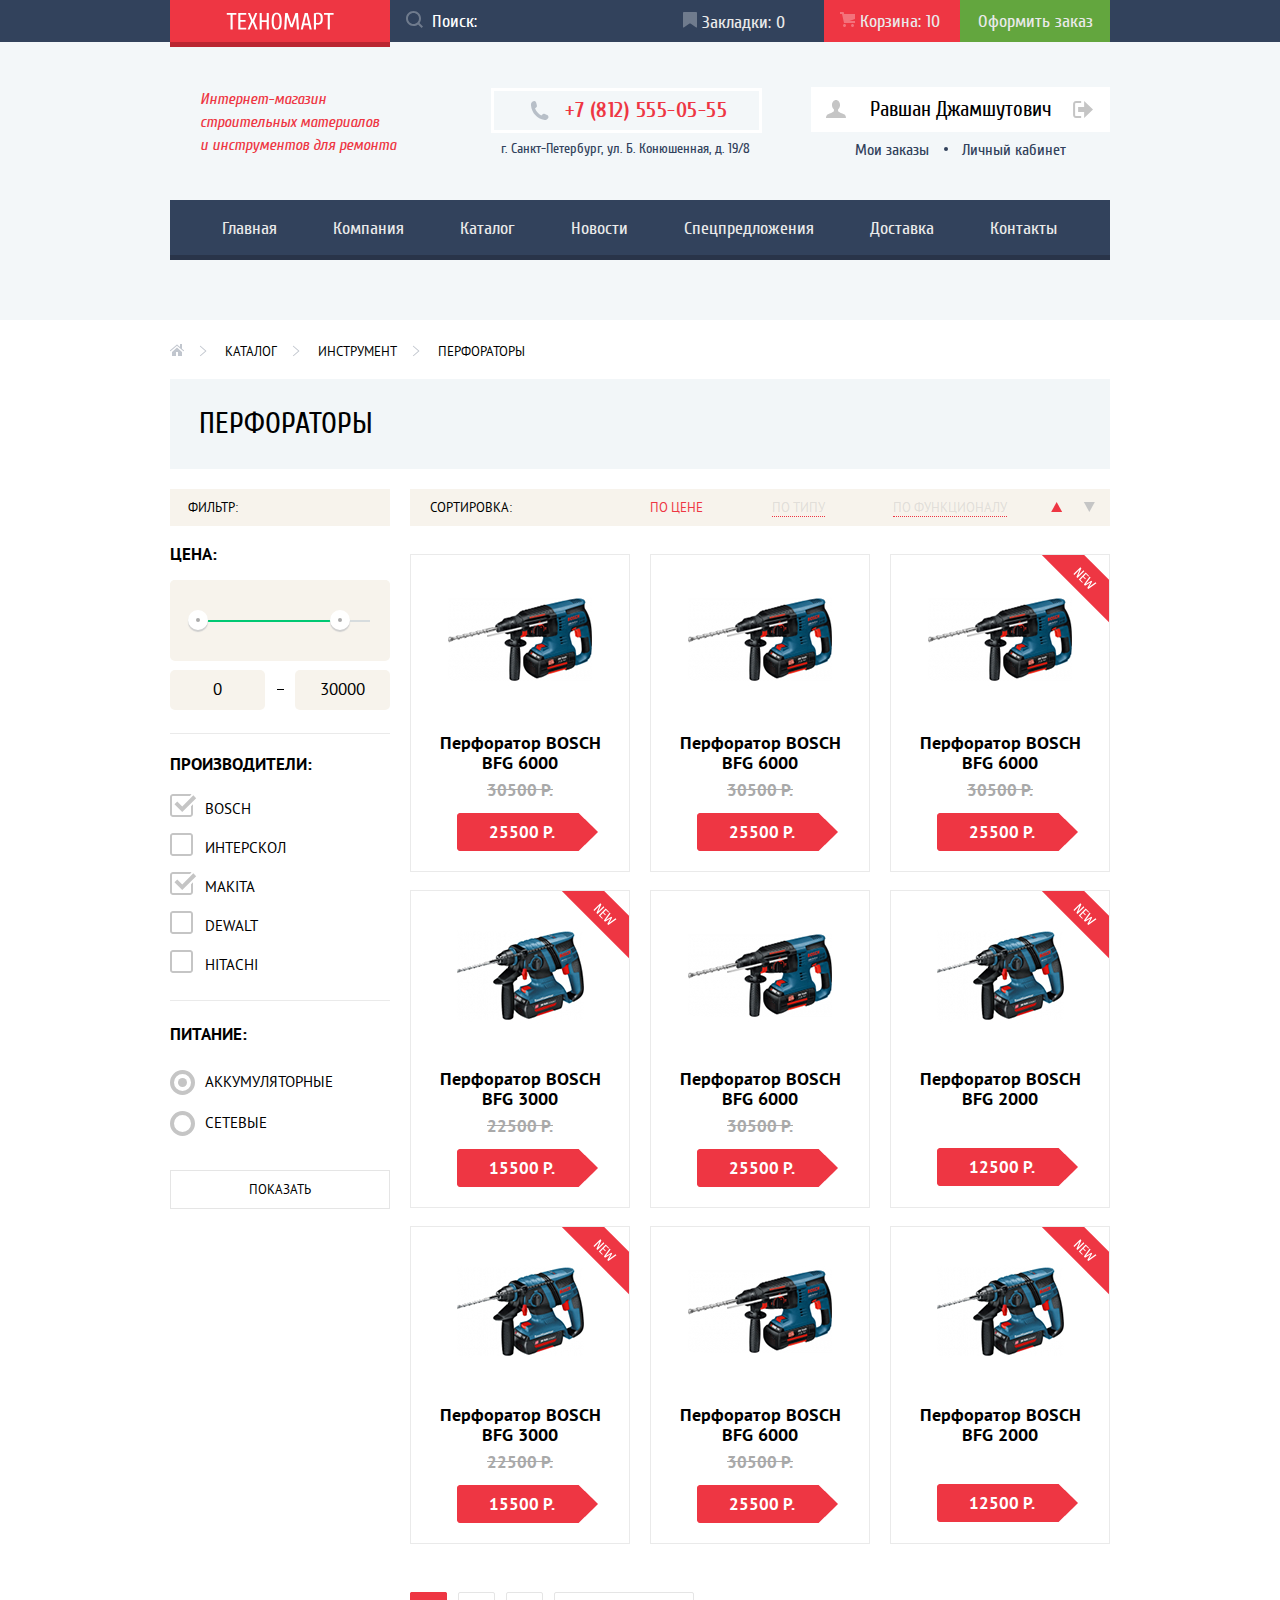
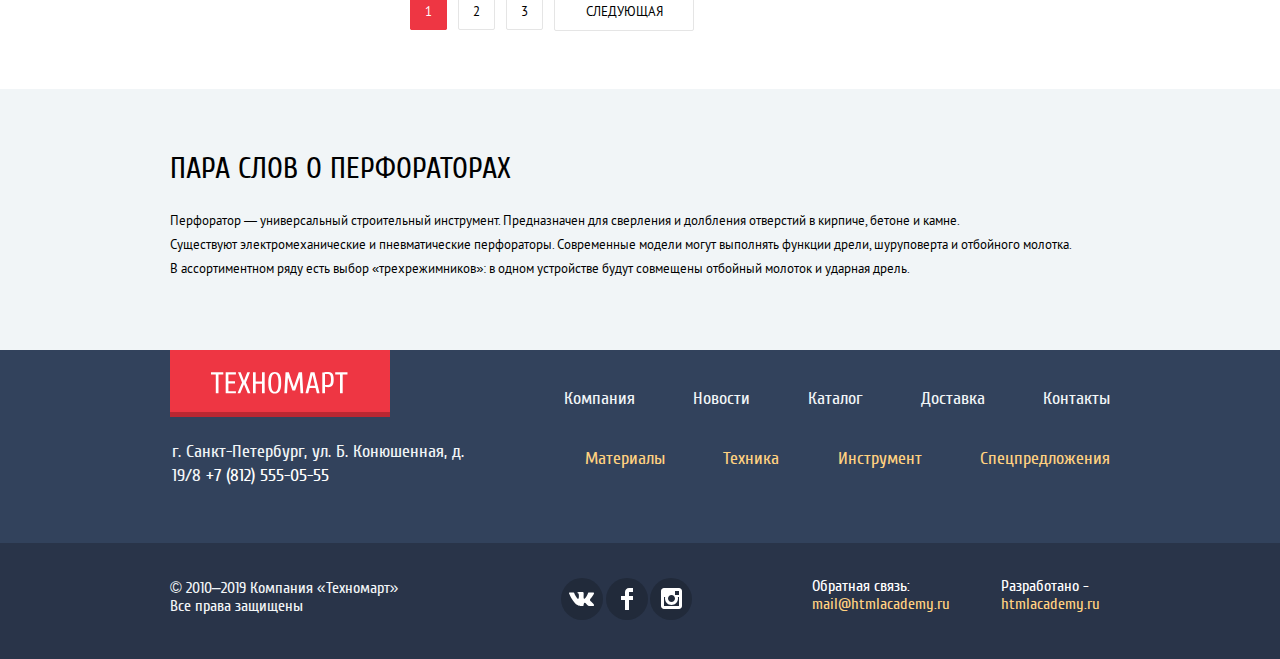
<file: catalog.html>
<!DOCTYPE html>
<html class="page" lang="ru">

<head>
  <meta charset="utf-8">
  <link rel="icon" href="img/favicons/favicon.ico">
  <link rel="icon" href="img/favicons/favicon.svg" type="image/svg+xml">
  <link rel="apple-touch-icon" href="apple.png">
  <link rel="manifest" href="favicons.webmanifest">
  <link rel="stylesheet" href="css/normalize.css">
  <link rel="stylesheet" href="css/style.min.css">
  <title>HTML Academy: Техномарт</title>
</head>

<body class="page-body">
  <header class="main-header">
    <section>
      <div class="navigation-wrapper-bar">
        <h2 class="visually-hidden">Навигация пользователя</h2>
        <div class="container">
          <nav class="user-navigation">
            <div class="logo-wrapper">
              <a class="main-header-logo" href="index.html">
                <img src="img/logo/logo_technomart.svg" width="108" height="18" alt="Логотип Техномарт">
              </a>
            </div>
            <div class="search-wrapper">
              <span class="visually-hidden">Поиск</span>
              <input class="input-search" type="search" placeholder="Поиск:">
              <svg class="icon-search" width="17" height="17" viewBox="0 0 17 17" xmlns="http://www.w3.org/2000/svg">
                <path fill-rule="evenodd" clip-rule="evenodd"
                  d="M13.458 12.044L17 15.586L15.586 17L12.044 13.458C10.782 14.421 9.21 15 7.5 15C3.35786 15 0 11.6421 0 7.5C0 3.35786 3.35786 0 7.5 0C11.6421 0 15 3.35786 15 7.5C15.0001 9.14309 14.4581 10.7403 13.458 12.044ZM7.5 2C4.467 2 2 4.467 2 7.5C2.00331 10.5362 4.4638 12.9967 7.5 13C10.532 13 13 10.532 13 7.5C13 4.467 10.532 2 7.5 2Z" />
              </svg>
            </div>
            <ul class="user-navigation-list clear-list">
              <li class="user-navigation-item user-bookmark">
                <a class="user-menu-link bookmark-link position-fix-bookmark" href="#">
                  <svg class="icon-bookmark" width="14" height="16" viewBox="0 0 14 16"
                    xmlns="http://www.w3.org/2000/svg">
                    <path
                      d="M14 15C14 15.55 13.632 15.741 13.182 15.426L7.819 11.661C7.369 11.346 6.632 11.346 6.182 11.661L0.818 15.426C0.368 15.741 0 15.55 0 15V1C0 0.45 0.45 0 1 0H13C13.55 0 14 0.45 14 1V15Z" />
                  </svg>
                  Закладки: 0
                </a>
              </li>
              <li class="user-navigation-item inner-page-cart position-fix-cart">
                <a class="user-menu-link cart-link cart-item-added" href="#">
                  <svg class="icon-cart" width="15" height="15" viewBox="0 0 15 15" fill="none">
                    <path
                      d="M4.5 15C5.32843 15 6 14.3284 6 13.5C6 12.6716 5.32843 12 4.5 12C3.67157 12 3 12.6716 3 13.5C3 14.3284 3.67157 15 4.5 15Z" />
                    <path
                      d="M12.5 15C13.3284 15 14 14.3284 14 13.5C14 12.6716 13.3284 12 12.5 12C11.6716 12 11 12.6716 11 13.5C11 14.3284 11.6716 15 12.5 15Z" />
                    <path d="M15 2H4.07L3.648 0H0V2H2.031L4.016 11H15V9H9.441L15 6.951V2Z" />
                  </svg>
                  Корзина: 10
                </a>
              </li>
              <li class="user-navigation-item item-added">
                <a class="user-menu-link" href="#">Оформить заказ</a>
              </li>
            </ul>
          </nav>
        </div>
      </div>
    </section>

    <div class="info-bg-container">
      <section class="main-info">
        <h2 class="visually-hidden">Вход и регистрация</h2>
        <div class="container info">
          <div class="info-text-wrapper">
            <p class="info-text">Интернет-магазин<br> строительных материалов<br> и инструментов для ремонта</p>
          </div>
          <div class="contacts-wrapper inner-contacts-wrapper">
            <a class="contacts-number" href="tel:+78125550505">+7 (812) 555-05-55</a>
            <address class="contacts-address">г. Санкт-Петербург, ул. Б. Конюшенная, д. 19/8</address>
          </div>
          <div class="inner-auth-wrapper">
            <a class="user-profile" href="#">
              <svg class="icon-user" width="20" height="18" viewBox="0 0 20 18" fill="none"
                xmlns="http://www.w3.org/2000/svg">
                <path
                  d="M17.881 14.166C15.737 13.431 13.625 12.5 12.674 11.776C12.017 11.275 11.904 10.158 12.157 9.361C13.275 8.458 14.021 6.884 14.021 5.083C14.021 2.276 12.221 0 10 0C7.77902 0 5.97901 2.276 5.97901 5.083C5.97901 6.884 6.72501 8.457 7.84201 9.36C8.09501 10.158 7.98302 11.275 7.32502 11.776C6.37502 12.5 4.26201 13.43 2.11801 14.166C-0.0259852 14.902 1.48343e-05 18 1.48343e-05 18H20C20 18 20.025 14.901 17.881 14.166Z" />
              </svg>
              Равшан Джамшутович
            </a>
            <a href="#">
            <svg class="icon-logout" width="20" height="17" viewBox="0 0 20 17" fill="none"
                xmlns="http://www.w3.org/2000/svg">
                <path d="M20 8.5L11.125 0V6H5.125V11H11.125V17L20 8.5Z" />
                <path
                  d="M2.10604 13.952V3.048C2.12404 2.672 2.27704 1.991 3.11604 1.991H8.14304V0H3.11604C0.938036 0 0.112036 1.81 0.0870361 3.027V13.973C0.112036 15.189 0.938036 17 3.11604 17H8.14304V15.01H3.11604C2.27704 15.01 2.12404 14.327 2.10604 13.952Z" />
              </svg>
            </a>
            <a class="my-orders" href="#">Мои заказы</a>
            <a class="my-account" href="#">Личный кабинет</a>
          </div>
        </div>
      </section>
      <section>
        <h2 class="visually-hidden">Основная навигация по сайту</h2>
        <div class="container">
          <div class="main-navigation-wrapper">
            <ul class="main-navigation-list clear-list">
              <li class="main-navigation-item">
                <a class="menu-link" href="index.html">Главная</a>
              </li>
              <li class="main-navigation-item">
                <a class="menu-link" href="#">Компания</a>
              </li>
              <li class="main-navigation-item">
                <a class="menu-link" href="#">Каталог</a>
              </li>
              <li class="main-navigation-item">
                <a class="menu-link" href="#">Новости</a>
              </li>
              <li class="main-navigation-item">
                <a class="menu-link" href="#">Спецпредложения</a>
              </li>
              <li class="main-navigation-item">
                <a class="menu-link" href="#">Доставка</a>
              </li>
              <li class="main-navigation-item">
                <a class="menu-link" href="#">Контакты</a>
              </li>
            </ul>
          </div>
        </div>
      </section>
    </div>
  </header>

  <main>
    <div class="container">
      <ul class="breadcrumbs-list clear-list">
        <li>
          <a class="breadcrumbs-home" href="index.html">
            <svg class="icon-home" width="14" height="12" viewBox="0 0 14 12" fill="none"
              xmlns="http://www.w3.org/2000/svg">
              <path d="M2 7.99999V12H6V7.99999H8V12H12V7.99999L7 3.51599L2 7.99999Z" />
              <path
                d="M13.831 6.365L12 4.751V0H9.99998V2.987L7.33198 0.635C7.31198 0.618 7.28898 0.612 7.26798 0.598C7.24294 0.579705 7.21614 0.56396 7.18798 0.551C7.15708 0.540195 7.12529 0.532163 7.09298 0.527C7.06198 0.521 7.03198 0.515 6.99998 0.515C6.96898 0.515 6.93898 0.521 6.90798 0.527C6.87551 0.531919 6.84366 0.5403 6.81298 0.552C6.78498 0.563 6.75998 0.581 6.73298 0.598C6.71198 0.612 6.68798 0.618 6.66898 0.635L0.170976 6.365C0.0162401 6.50291 -0.0375953 6.72187 0.0355474 6.9158C0.10869 7.10974 0.293707 7.23862 0.500976 7.24C0.622907 7.24035 0.740711 7.19586 0.831976 7.115L6.99998 1.677L13.169 7.115C13.3778 7.27913 13.6784 7.25178 13.8542 7.05265C14.0299 6.85352 14.0198 6.55183 13.831 6.365Z" />
            </svg>
          </a>
        </li>
        <li class="">
          <a class="breadcrumbs-item" href="#">Каталог</a>
        </li>
        <li>
          <a class="breadcrumbs-item" href="#">Инструмент</a>
        </li>
        <li>
          <a class="breadcrumbs-item">Перфораторы</a>
        </li>
      </ul>
    </div>
    <div class="container">
      <h2 class="title">Перфораторы</h2>
      <div class="main-grid-wrapper">
        <section class="filters">
          <div class="filters-grid-wrapper">
            <h3 class="filter-heading heading">Фильтр:</h3>
            <form method="get" action="https://echo.htmlacademy.ru">
              <fieldset class="filter-item filter-range">
                <legend>Цена:</legend>
                <div class="range-filter">
                  <div class="range-controls">
                    <div class="scale">
                      <div class="bar"></div>
                    </div>
                    <div class="toggle toggle-min tabindex='0'"></div>
                    <div class="toggle toggle-max tabindex='0'"></div>
                  </div>
                  <div class="price-controls">
                    <label class="min-price">
                      <input type="number" name="min-price" value="0">
                    </label>
                    <label class="max-price">
                      <input type="number" name="max-price" value="30000">
                    </label>
                  </div>
                </div>
                <div class="fieldset-slasher range-slasher"></div>
              </fieldset>

              <fieldset class="filter-item filter-brands">
                <legend>Производители:</legend>
                <ul class="brands-list clear-list">
                  <li>
                    <label>
                      <input class="input-checkbox visually-hidden" type="checkbox" checked>
                      <span class="checkbox check"></span>
                      Bosch
                    </label>
                  </li>
                  <li>
                    <label>
                      <input class="input-checkbox visually-hidden" type="checkbox">
                      <span class="checkbox check"></span>
                      Интерскол
                    </label>
                  </li>
                  <li>
                    <label>
                      <input class="input-checkbox visually-hidden" type="checkbox" checked>
                      <span class="checkbox check"></span>
                      Makita
                    </label>
                  </li>
                  <li>
                    <label>
                      <input class="input-checkbox visually-hidden" type="checkbox">
                      <span class="checkbox check"></span>
                      Dewalt
                    </label>
                  </li>
                  <li>
                    <label>
                      <input class="input-checkbox visually-hidden" type="checkbox">
                      <span class="checkbox check"></span>
                      Hitachi
                    </label>
                  </li>
                </ul>
                <div class="fieldset-slasher brands-slasher"></div>
              </fieldset>
              <fieldset class="filter-item filter-power">
                <legend>Питание:</legend>
                <ul class="radio-list clear-list">
                  <li>
                    <label>
                      <input class="input-radio visually-hidden" type="radio" name="power" checked>
                      <span class="radio-icon">
                        <span class="radio-on"></span>
                      </span>
                      Аккумуляторные
                    </label>
                  </li>
                  <li>
                    <label>
                      <input class="input-radio visually-hidden" type="radio" name="power">
                      <span class="radio-icon">
                        <span class="radio-on"></span>
                      </span>
                      Сетевые
                    </label>
                  </li>
                </ul>
              </fieldset>
              <button class="filter-button" type="submit">Показать</button>
            </form>
          </div>
        </section>

        <div class="content-grid-container">
          <section class="arrangement">
            <div class="arrangement-wrapper">
              <h3 class="arrangement-heading heading">Сортировка:</h3>
              <ul class="arrangement-list clear-list">
                <li>
                  <a class="arrangement-item">По цене</a>
                </li>
                <li>
                  <a class="arrangement-item" href="#">По типу</a>
                </li>
                <li>
                  <a class="arrangement-item" href="#">По функционалу</a>
                </li>
                <li>
                  <a class="triangle-nav">
                    <svg class="triangle-up" width="12" height="10" viewBox="0 0 12 10" fill="none"
                      xmlns="http://www.w3.org/2000/svg">
                      <path d="M5.66235 0L11.1624 10L0.162354 10" />
                    </svg>
                  </a>
                  <a class="triangle-nav" href="#">
                    <svg class="triangle-down" width="12" height="10" viewBox="0 0 12 10" fill="none"
                      xmlns="http://www.w3.org/2000/svg">
                      <path d="M5.66235 0L11.1624 10L0.162354 10" />
                    </svg>
                  </a>
                </li>
              </ul>
            </div>
          </section>

          <section class="gallery">
            <div class="gallery-grid-wrapper">
              <h2 class="visually-hidden">Галерея товаров</h2>
              <ul class="gallery-list clear-list">
                <li class="products-navigation-item">
                  <a class="products-text" href="">Перфоратор <span>Bosch BFG 6000</span></a>
                  <div class="products-general-wrapper">
                    <div class="products-image-wrapper">
                      <img src="img/products/Bosch_BFG_6000.jpg" width="144" height="128"
                        alt="Перфоратор Bosch Bosch-BFG-6000">
                    </div>
                    <div class="purchase-form">
                      <a class="products-link purchase-link" href="#">Купить</a>
                      <a class="products-link suspend-link" href="#">
                        <span class="suspend-text">В закладки</span>
                      </a>
                    </div>
                  </div>
                  <del class="old-price">30500 P.</del>
                  <a class="new-price" href="#">25500 P.</a>
                </li>
                <li class="products-navigation-item">
                  <a class="products-text" href="">Перфоратор <span>Bosch BFG 6000</span></a>
                  <div class="products-general-wrapper">
                    <div class="products-image-wrapper">
                      <img src="img/products/Bosch_BFG_6000.jpg" width="144" height="128"
                        alt="Перфоратор Bosch Bosch-BFG-6000">
                    </div>
                    <div class="purchase-form">
                      <a class="products-link purchase-link" href="#">Купить</a>
                      <a class="products-link suspend-link" href="#">
                        <span class="suspend-text">В закладки</span>
                      </a>
                    </div>
                  </div>
                  <del class="old-price">30500 P.</del>
                  <a class="new-price" href="#">25500 P.</a>
                </li>
                <li class="products-navigation-item">
                  <a class="products-text" href="">Перфоратор <span>Bosch BFG 6000</span></a>
                  <div class="products-general-wrapper new">
                    <div class="products-image-wrapper">
                      <img src="img/products/Bosch_BFG_6000.jpg" width="144" height="128"
                        alt="Перфоратор Bosch Bosch-BFG-6000">
                    </div>
                    <div class="purchase-form">
                      <a class="products-link purchase-link" href="#">Купить</a>
                      <a class="products-link suspend-link" href="#">
                        <span class="suspend-text">В закладки</span>
                      </a>
                    </div>
                  </div>
                  <del class="old-price">30500 P.</del>
                  <a class="new-price" href="#">25500 P.</a>
                </li>
                <li class="products-navigation-item">
                  <a class="products-text" href="">Перфоратор <span>Bosch BFG 3000</span></a>
                  <div class="products-general-wrapper new">
                    <div class="products-image-wrapper">
                      <img src="img/products/Bosch_BFG_3000.jpg" width="127" height="112"
                        alt="Перфоратор Bosch Bosch-BFG-3000">
                    </div>
                    <div class="purchase-form">
                      <a class="products-link purchase-link" href="#">Купить</a>
                      <a class="products-link suspend-link" href="#">
                        <span class="suspend-text">В закладки</span>
                      </a>
                    </div>
                  </div>
                  <del class="old-price">22500 P.</del>
                  <a class="new-price" href="#">15500 P.</a>
                </li>
                <li class="products-navigation-item">
                  <a class="products-text" href="">Перфоратор <span>Bosch BFG 6000</span></a>
                  <div class="products-general-wrapper">
                    <div class="products-image-wrapper">
                      <img src="img/products/Bosch_BFG_6000.jpg" width="144" height="128"
                        alt="Перфоратор Bosch Bosch-BFG-6000">
                    </div>
                    <div class="purchase-form">
                      <a class="products-link purchase-link" href="#">Купить</a>
                      <a class="products-link suspend-link" href="#">
                        <span class="suspend-text">В закладки</span>
                      </a>
                    </div>
                  </div>
                  <del class="old-price">30500 P.</del>
                  <a class="new-price" href="#">25500 P.</a>
                </li>
                <li class="products-navigation-item">
                  <a class="products-text" href="">Перфоратор <span>Bosch BFG 2000</span></a>
                  <div class="products-general-wrapper new">
                    <div class="products-image-wrapper">
                      <img src="img/products/Bosch_BFG_2000.jpg" width="127" height="112"
                        alt="Перфоратор Bosch Bosch-BFG-2000">
                    </div>
                    <div class="purchase-form">
                      <a class="products-link purchase-link" href="#">Купить</a>
                      <a class="products-link suspend-link" href="#">
                        <span class="suspend-text">В закладки</span>
                      </a>
                    </div>
                  </div>
                  <del class="old-price hidden-price"></del>
                  <a class="new-price" href="#">12500 P.</a>
                </li>
                <li class="products-navigation-item">
                  <a class="products-text" href="">Перфоратор <span>Bosch BFG 3000</span></a>
                  <div class="products-general-wrapper new">
                    <div class="products-image-wrapper">
                      <img src="img/products/Bosch_BFG_3000.jpg" width="127" height="112"
                        alt="Перфоратор Bosch Bosch-BFG-3000">
                    </div>
                    <div class="purchase-form">
                      <a class="products-link purchase-link" href="#">Купить</a>
                      <a class="products-link suspend-link" href="#">
                        <span class="suspend-text">В закладки</span>
                      </a>
                    </div>
                  </div>
                  <del class="old-price">22500 P.</del>
                  <a class="new-price" href="#">15500 P.</a>
                </li>
                <li class="products-navigation-item">
                  <a class="products-text" href="">Перфоратор <span>Bosch BFG 6000</span></a>
                  <div class="products-general-wrapper">
                    <div class="products-image-wrapper">
                      <img src="img/products/Bosch_BFG_6000.jpg" width="144" height="128"
                        alt="Перфоратор Bosch Bosch-BFG-6000">
                    </div>
                    <div class="purchase-form">
                      <a class="products-link purchase-link" href="#">Купить</a>
                      <a class="products-link suspend-link" href="#">
                        <span class="suspend-text">В закладки</span>
                      </a>
                    </div>
                  </div>
                  <del class="old-price">30500 P.</del>
                  <a class="new-price" href="#">25500 P.</a>
                </li>
                <li class="products-navigation-item">
                  <a class="products-text" href="">Перфоратор <span>Bosch BFG 2000</span></a>
                  <div class="products-general-wrapper new">
                    <div class="products-image-wrapper">
                      <img src="img/products/Bosch_BFG_2000.jpg" width="127" height="112"
                        alt="Перфоратор Bosch Bosch-BFG-2000">
                    </div>
                    <div class="purchase-form">
                      <a class="products-link purchase-link" href="#">Купить</a>
                      <a class="products-link suspend-link" href="#">
                        <span class="suspend-text">В закладки</span>
                      </a>
                    </div>
                  </div>
                  <del class="old-price hidden-price"></del>
                  <a class="new-price" href="#">12500 P.</a>
                </li>
              </ul>
              <ul class="gallery-pagination clear-list">
                <li>
                  <a class="pagination-link pagination-current">1</a>
                </li>
                <li>
                  <a class="pagination-link" href="#">2</a>
                </li>
                <li>
                  <a class="pagination-link" href="#">3</a>
                </li>
                <li>
                  <a class="pagination-link following-link" href="#">Следующая</a>
                </li>
              </ul>
            </div>
          </section>
        </div>
      </div>
    </div>
    <section class="main-text">
      <div class="article-wrapper">
        <div class="container">
          <h2 class="article-heading">Пара слов о перфораторах</h2>
          <p class="article">
            Перфоратор — универсальный строительный инструмент. Предназначен для сверления и долбления отверстий в
            кирпиче, бетоне и камне.<br>
            Существуют электромеханические и пневматические перфораторы. Современные модели могут выполнять функции
            дрели, шуруповерта и отбойного молотка.<br> 
            В ассортиментном ряду есть выбор «трехрежимников»: в одном устройстве будут совмещены отбойный молоток и
            ударная дрель.
          </p>
        </div>
      </div>
    </section>
  </main>
  <footer class="main-footer">
    <section class="main-footer-top">
      <h2 class="visually-hidden">Навигация подвала</h2>
      <div class="bg-top-wrapper">
        <div class="container footer-top-wrapper">
          <div class="footer-top-columns">
            <a class="footer-header-logo" href="index.html">
              <img src="img/logo/logo_technomart.svg" width="138" height="23" alt="Логотип Техномарт">
            </a>
            <address class="footer-text address-text">
              г. Санкт-Петербург, ул. Б. Конюшенная, д. 19/8 <a class="footer-phone" href="tel:+78125550555">+7 (812)
                555-05-55</a>
            </address>
          </div>
          <div class="footer-top-columns">
            <ul class="top-navigation-list clear-list">
              <li class="top-navigation-item">
                <a class="top-nav-text" href="#">Компания</a>
              </li>
              <li class="top-navigation-item">
                <a class="top-nav-text" href="#">Новости</a>
              </li>
              <li class="top-navigation-item">
                <a class="top-nav-text" href="catalog.html">Каталог</a>
              </li>
              <li class="top-navigation-item">
                <a class="top-nav-text" href="#">Доставка</a>
              </li>
              <li class="top-navigation-item">
                <a class="top-nav-text" href="#">Контакты</a>
              </li>
            </ul>
            <ul class="bot-navigation-list clear-list">
              <li class="bot-navigation-item">
                <a class="bot-nav-text" href="#">Материалы</a>
              </li>
              <li class="bot-navigation-item">
                <a class="bot-nav-text" href="#">Техника</a>
              </li>
              <li class="bot-navigation-item">
                <a class="bot-nav-text" href="#">Инструмент</a>
              </li>
              <li class="bot-navigation-item">
                <a class="bot-nav-text" href="#">Спецпредложения</a>
              </li>
            </ul>
          </div>
        </div>
      </div>
    </section>

    <section class="main-footer-bottom">
      <h2 class="visually-hidden">Навигация подвала</h2>
      <div class="bg-bot-wrapper">
        <div class="container">
          <div class="footer-grid-container">
            <div class="bot-col1">
              <p class="copyright-text">© 2010–2019 Компания «Техномарт» Все права защищены</p>
            </div>
            <div class="bot-col2">
              <ul class="public-navigation-list clear-list">
                <li class="public-navigation-item">
                  <a class="icon vk-icon" href="#">
                    <img src="img/icons/icon_vk.svg" width="26" height="15" alt="Иконка Вконтакте">
                  </a>
                </li>
                <li class="public-navigation-item">
                  <a class="icon fb-icon" href="#">
                    <img src="img/icons/icon_fb.svg" width="12" height="22" alt="Иконка Фейсбук">
                  </a>
                </li>
                <li class="public-navigation-item">
                  <a class="icon insta-icon" href="#">
                    <img src="img/icons/icon_insta.svg" width="21" height="21" alt="Иконка Инстаграмм">
                  </a>
                </li>
              </ul>
            </div>
            <div class="bot-col3">
              <ul class="footer-feedback-list clear-list">
                <li class="footer-feedback-item">
                  <p class="footer-bot-text">Обратная связь:</p>
                  <a class="bot-text" href="mailto:mail@htmlacademy.ru">mail@htmlacademy.ru</a>
                </li>
                <li class="footer-feedback-item">
                  <p class="footer-bot-text">Разработано -</p>
                  <a class="bot-text" href="https://htmlacademy.ru/intensive/htmlcss">htmlacademy.ru</a>
                </li>
              </ul>
            </div>
          </div>
        </div>
      </div>
    </section>
  </footer>
  <section>
    <h2 class="visually-hidden">Товар добавлен в корзину!</h2>
    <div class="cart-items-form">
      <div class="cart-top-wrapper">
        <svg class="cart-close" width="21" height="21" viewBox="0 0 21 21" fill="none"
          xmlns="http://www.w3.org/2000/svg">
          <path
            d="M13.2729 10.5L20.6949 3.07799C21.0839 2.68899 21.0839 2.05299 20.6949 1.66399L19.3359 0.304995C18.9469 -0.0840054 18.3109 -0.0840054 17.9219 0.304995L10.4999 7.72699L3.07793 0.304995C2.68893 -0.0840054 2.05293 -0.0840054 1.66393 0.304995L0.304934 1.66399C-0.0840664 2.05299 -0.0840664 2.68899 0.304934 3.07799L7.72693 10.5L0.305934 17.922C-0.0830664 18.311 -0.0830664 18.947 0.305934 19.336L1.66493 20.695C2.05393 21.084 2.68993 21.084 3.07893 20.695L10.5009 13.273L17.9229 20.695C18.3119 21.084 18.9479 21.084 19.3369 20.695L20.6959 19.336C21.0849 18.947 21.0849 18.311 20.6959 17.922L13.2729 10.5Z"
            fill="#EE3643"/>
        </svg>
        <div class="cart-container">
          <div class="title-wrapper">
            <p class="cart-title">Товар добавлен в корзину!</p>
          </div>
        </div>
      </div>
      <div class="cart-bot-wrapper">
        <div class="cart-container">
          <div class="buttons-wrapper">
            <button class="cart-button cart-submit-link" type="button">Оформить заказ</button>
            <a class="cart-button shop-link" href="#">Продолжить покупки</a>
          </div>
        </div>
      </div>
    </div>
  </section>
</body>
</html>
</file>
<file: css/style.min.css>
@font-face{font-family:"Cuprum";src:url(../fonts/cuprum.woff2) format("woff2"),url(../fonts/cuprum.woff) format("woff");font-weight:400;font-style:normal}@font-face{font-family:"PT Sans";src:url(../fonts/ptsans.woff2) format("woff2"),url(../fonts/ptsans.woff) format("woff");font-weight:400;font-style:normal}@font-face{font-family:"Cuprum";src:url(../fonts/cuprumbold.woff2) format("woff2"),url(../fonts/cuprumbold.woff) format("woff");font-weight:700;font-style:normal}@font-face{font-family:"PT Sans";src:url(../fonts/ptsansbold.woff2) format("woff2"),url(../fonts/ptsansbold.woff) format("woff");font-weight:700;font-style:normal}@font-face{font-family:"Cuprum";src:url(../fonts/cuprumitalic.woff2) format("woff2"),url(../fonts/cuprumitalic.woff) format("woff");font-weight:400;font-style:italic}@font-face{font-family:"Cuprum";src:url(../fonts/cuprumbolditalic.woff2) format("woff2"),url(../fonts/cuprumbolditalic.woff) format("woff");font-weight:700;font-style:italic}:root{--basic-red:#EE3643;--basic-hover-red:#CA2C37;--basic-click-red:#BA2732;--basic-navy-blue:#32425C;--basic-hover-blue:#293449;--basic-extra-blue:#3D546F;--basic-dark-blue:#212A3A;--basic-click-blue:#1D2739;--basic-white:#FFF;--basic-green:#63A63E;--basic-green-bar:#00C873;--basic-focus-green:#518534;--basic-dark-green:#367315;--basic-grey-moon:#B5B5B5;--basic-orange:#FFBF47;--basic-yellow:#FFD180;--basic-milk:#F9F5F0;--basic-blue:#3BBCE3;--basic-pink:#DC91D8;--basic-light-green:#8ED78F;--basic-hover-green:#5FBB2D;--basic-grey:#A9A9A9;--basic-grey-smoke:#ABABAB;--basic-grey-toggles:#CFCFCF;--basic-light-grey:#EAEAEA;--basic-black:#000;--basic-soft-grey:#F1F5F7;--basic-headings-grey:#F2F6F8;--basic-info-grey:#F3F7F9;--basic-soft-camel:#F7F3EC;--basic-grey-whisper:#E5E5E5;--basic-grey-auth:#C5C5C5;--basic-inner-shadow-blue:#405069;--basic-feedback-grey:#F4F4F4;--basic-dark-grey:#C1C6CE;--basic-scale-grey:#D7DCDE;--basic-pale:#E1E1E1;--basic-dark-grey-rgb:rgba(197,197,197,.3);--basic-grey-rgb:rgba(225,225,225,.3);--basic-grey-soft-rgb:rgba(169,169,169,.3);--basic-black-products-rgb:rgba(0,0,0,.15);--basic-black-form-rgb:rgba(0,0,0,.25);--basic-black-half-rgb:rgba(0,0,0,.5);--basic-blue-sky-rgb:rgba(241,245,247,.5);--basic-yellow-rgb:rgba(255,209,128,.5)}.page-body{font-family:"Cuprum",Arial,sans-serif;color:var(--basic-black)}a{text-decoration:none}.page{height:100%}.page-body{margin:0;padding:0;min-width:100%;display:grid;grid-template-rows:min-content 1fr min-content}.visually-hidden{position:absolute;width:1px;height:1px;margin:-1px;border:0;padding:0;white-space:nowrap;clip-path:inset(100%);clip:rect(0 0 0 0);overflow:hidden}.clear-list{margin:0;padding:0;list-style:none}.container{width:940px;margin:0 auto;padding:0 10px}.navigation-wrapper-bar{background-color:var(--basic-navy-blue)}.user-navigation{display:flex;justify-content:flex-start;width:100%;height:42px;box-sizing:border-box}.user-navigation-list{display:flex;justify-content:flex-end;align-items:center;width:450px}.user-navigation-list li{display:flex;height:42px}.user-navigation-list a{padding-top:12px;padding-bottom:11px;width:150px;text-align:center}.position-fix-bookmark{padding-right:15px}.user-navigation-item a:active{background-color:var(--basic-click-blue)}.user-menu-link{font-style:normal;font-weight:400;font-size:18px;color:var(--basic-light-grey)}.cart-item-added{padding-right:5px}.item-added{background-color:var(--basic-green);width:150px}.item-added a:hover{background-color:var(--basic-hover-green)}.item-added:active{background-color:var(--basic-green);color:var(--basic-white);opacity:.5}.icon-bookmark path{fill:var(--basic-white);opacity:.3}.bookmark-link:hover .icon-bookmark path{fill:var(--basic-white);opacity:1}.icon-cart path{fill:var(--basic-white);opacity:.3}.cart-link:hover .icon-cart path{fill:var(--basic-white);opacity:1}.inner-page-cart{background-color:var(--basic-red);width:136px}.logo-wrapper{display:flex;width:220px}.main-header-logo{background-color:var(--basic-red);box-shadow:0 5px 0 var(--basic-click-red)}.main-header-logo:active{background-color:var(--basic-click-red);box-shadow:0 5px 0 var(--basic-click-red)}.main-header-logo img{margin-left:56px;margin-right:56px;margin-top:12px;margin-bottom:12px}.search-wrapper{display:flex;width:270px}.icon-search{position:absolute;margin-top:11px;margin-left:16px;z-index:10}.icon-search path{fill:var(--basic-white);opacity:.3}.input-search{font-style:normal;font-weight:400;font-size:18px;line-height:24px;width:100%;height:42px;background-color:var(--basic-navy-blue);border:none;padding-left:42px;position:relative}.input-search:focus,.input-search:active{background-color:var(--basic-white);border:none;outline:none;border-radius:0;color:var(--basic-navy-blue)}.input-search::-webkit-input-placeholder{color:var(--basic-white)}.input-search:hover::-webkit-input-placeholder{color:var(--basic-white)}.input-search:focus::-webkit-input-placeholder{color:var(--basic-navy-blue)}.input-search:-moz-placeholder{color:var(--basic-white)}.input-search:hover:-moz-placeholder{color:var(--basic-white)}.input-search:focus:-moz-placeholder{color:var(--basic-navy-blue)}input.input-search:hover+.icon-search path{fill:var(--basic-white);opacity:1}input.input-search:focus+.icon-search path{fill:var(--basic-red);opacity:1}.info{display:grid;grid-template-columns:1fr 1fr 1fr}.info-text-wrapper{margin:30px}.info-text{font-style:Italic;font-size:16px;line-height:23px;color:var(--basic-red)}.info-bg-container{background-color:var(--basic-info-grey);height:278px}.contacts-number{font-style:normal;font-weight:700;font-size:21px;line-height:30px;color:var(--basic-red);display:block;position:relative;box-sizing:border-box;width:271px;border:3px solid var(--basic-white);margin-top:46px;margin-left:7px;padding-top:4px;padding-bottom:5px;padding-left:71px;letter-spacing:.5px;background-image:url(../img/icons/icon_phone_number.svg);background-repeat:no-repeat;background-position:36px 10px}.contacts-address{font-style:normal;font-weight:400;font-size:14px;line-height:14px;color:var(--basic-navy-blue);padding-top:9px;margin-left:17px}.auth-wrapper{display:flex;justify-content:space-between;align-items:center;margin-bottom:25px}.login-link,.registration-link{background-color:var(--basic-white);font-style:normal;font-weight:400;font-size:21px;line-height:21px;color:var(--basic-black);text-align:center;box-sizing:border-box;padding:12px 0}.menu-link{font-style:normal;font-weight:400;font-size:18px;line-height:30px;color:var(--basic-light-grey)}.login-link{position:relative;width:121px;margin-left:32px;padding-left:18px}.registration-link{width:150px}.login-link:hover,.registration-link:hover{color:var(--basic-red)}.login-link:active,.registration-link:active{color:var(--basic-grey-auth)}.icon-login{position:absolute;top:14px;left:19px}.icon-login path{fill:var(--basic-grey-auth)}.login-link:hover .icon-login path{fill:var(--basic-navy-blue)}.login-link:active .icon-login path{fill:var(--basic-grey-auth)}.main-navigation-wrapper{background-color:var(--basic-navy-blue);border-bottom:5px solid var(--basic-hover-blue)}.main-navigation-list{display:flex;align-items:center;margin-top:-3px;padding-left:24px;padding-right:25px}.main-navigation-item{flex-grow:1}.main-navigation-item a{display:block;text-align:center;padding-top:14px;padding-bottom:11px}.main-navigation-item:hover{background-color:var(--basic-hover-blue)}.main-navigation-item:active{background-color:var(--basic-click-blue);opacity:.5}.banner-navigation-list{display:grid;margin-top:59px;grid-template-columns:repeat(3,1fr);grid-template-rows:repeat(3,1fr);grid-gap:20px}.slider-box{grid-column:1/3;grid-row:2/4;position:relative;background-color:var(--basic-grey);width:620px;height:266px}.slider-list{display:block;position:relative;overflow:hidden}.slide{width:100%;height:266px;position:relative}.slider-item1{display:block;background-image:url(../img/slider_perforator.jpg);background-repeat:no-repeat;z-index:2}.slider-item2{display:none;background-image:url(../img/slider_drill.jpg);background-repeat:no-repeat;z-index:2}.slider-content-wrapper{height:104px}.slider-heading{font-style:normal;font-weight:700;font-size:36px;line-height:36px;text-transform:uppercase;color:var(--basic-white);display:inline-block;margin:0;padding-left:24px;padding-top:23px}.slider-text{color:var(--basic-white);font-style:normal;font-weight:400;font-size:18px;line-height:24px;margin:0;padding-top:6px;padding-left:24px}.slider-buttons-wrapper{position:absolute;display:flex;width:590px;height:80px;top:102px;left:15px;justify-content:space-between;align-items:center;background-color:transparent}.slide-button{display:block;border:none;width:22px;height:40px;margin-left:9px;background:transparent;background-color:transparent;background-image:url(../img/icons/icon_slide_left.svg);background-repeat:no-repeat;background-position:center;z-index:3;cursor:pointer}.slide-button:focus{outline:none}.slide-right{transform:rotate(180deg);margin-right:5px}.slider-controls{position:absolute;width:30px;height:20px;top:215px;left:294px;display:flex;justify-content:space-between;align-items:center;z-index:3;padding-right:10px}.slider-controls button{display:inline-block;width:10px;height:10px;border:none;border-radius:50%;background-color:var(--basic-white);padding:0;box-sizing:border-box;cursor:pointer}.slider-controls button:focus,.slider-controls button:active{border:1px solid var(--basic-white);outline:none}.slider-controls .current{background-color:var(--basic-red);border:1px solid var(--basic-white)}.more-link{background-color:var(--basic-red);font-size:14px;line-height:18px;text-transform:uppercase;color:var(--basic-white)}.more-link:hover{background-color:var(--basic-hover-red)}.more-link:active{background-color:var(--basic-click-red)}.catalog-link{display:inline-block;width:192px;text-align:center;padding:10px 0;margin-left:24px;margin-top:97px;box-sizing:border-box}.banner-box{font-style:normal;font-weight:400;font-size:14px;line-height:18px;height:123px;display:block;position:relative}.banner-link{text-align:center;background-color:var(--basic-grey-rgb);text-transform:uppercase;color:var(--basic-white);display:block;box-sizing:border-box;width:135px;padding:10px 20px;margin-left:23px;margin-top:13px}.banner-link:hover{background-color:var(--basic-dark-grey-rgb)}.banner-link:active{background-color:var(--basic-grey-soft-rgb)}.banner-heading{font-style:normal;font-weight:700;font-size:24px;line-height:30px;color:var(--basic-white);display:block;margin:0;padding-top:21px;padding-left:24px}.banner-materials{grid-column:1/2;grid-row:1/1;background-color:var(--basic-orange);background-image:url(../img/icons/icon_materials.svg);background-repeat:no-repeat;background-position:213px 31px}.banner-tool{grid-column:2/3;grid-row:1/1;background-color:var(--basic-blue);background-image:url(../img/icons/icon_tool.svg);background-repeat:no-repeat;background-position:194px 34px}.banner-machines{grid-column:3/4;grid-row:1/1;background-color:var(--basic-pink);background-image:url(../img/icons/icon_machines.svg);background-repeat:no-repeat;background-position:191px 31px}.banner-discounts{grid-column:3/4;grid-row:2/3;background-color:var(--basic-light-green);background-image:url(../img/icons/icon_discounts_cart.svg);background-repeat:no-repeat;background-position:196px 26px}.banner-delivery{grid-column:3/4;grid-row:3/4;background-color:var(--basic-orange);background-image:url(../img/icons/icon_delivery.svg);background-repeat:no-repeat;background-position:191px 32px}.headlines-wrapper{display:flex;justify-content:space-between;align-items:center;background-color:var(--basic-milk);padding-top:4px;padding-left:29px}.products .headlines-wrapper{margin-top:60px}.brands .headlines-wrapper{margin-top:70px}.popular-headlines{font-style:normal;font-weight:400;font-size:30px;line-height:30px;color:var(--basic-navy-blue);text-transform:uppercase}.all-products{display:block;width:192px;padding:10px;box-sizing:border-box;text-align:center;margin-right:14px;margin-bottom:1px}.all-brands{display:block;width:192px;padding-top:10px;padding-bottom:11px;padding-left:1px;box-sizing:border-box;text-align:center;margin-right:19px;margin-top:1px}.products-navigation-list{display:grid;grid-template-columns:repeat(4,1fr);grid-template-rows:1fr;grid-gap:20px;height:318px;margin-top:24px}.products-navigation-item{display:flex;flex-direction:column;border:1px solid var(--basic-light-grey);position:relative}.products-navigation-item:hover{box-shadow:0 4px 20px var(--basic-black-products-rgb)}.products-navigation-item .new:after{content:url(../img/new_tag.svg);position:absolute;width:70px;height:70px;top:0;right:0;z-index:99}.new::after{display:block;content:url(../img/new_tag.svg);position:absolute;width:70px;height:70px;top:0;right:0;z-index:99}.products-general-wrapper,.products-image-wrapper,.purchase-form{width:100%;min-height:170px}.products-general-wrapper{display:flex}.products-image-wrapper{display:flex;justify-content:center;align-items:center;position:relative}.purchase-form{display:none;flex-direction:column;justify-content:flex-start;align-items:center;width:100%}.products-link{font-size:14px;line-height:18px;text-transform:uppercase;color:var(--basic-white);text-align:center;width:135px;box-sizing:border-box}.purchase-link{position:relative;background-color:var(--basic-green);border-radius:2px;box-shadow:inset 0 -3px 0 0 var(--basic-dark-green);color:var(--basic-white);padding-left:12px;padding-top:10px;padding-bottom:10px;margin-top:37px;margin-bottom:10px}.suspend-link{font-size:14px;font-style:normal;font-weight:400;line-height:18px;text-transform:uppercase;color:var(--basic-navy-blue);background-color:var(--basic-white);border:3px solid var(--basic-green);border-radius:2px;padding-top:8px;padding-bottom:6px}.purchase-link::before{display:block;content:"";position:absolute;top:10px;left:28px;width:15px;height:15px;background-image:url(../img/icons/icon_cart.svg);background-repeat:no-repeat;background-position:0 0}.purchase-link:hover{background-color:var(--basic-hover-green)}.purchase-link:active,.purchase-link:focus{background-color:var(--basic-focus-green)}.suspend-link:hover{border:3px solid var(--basic-navy-blue);color:var(--basic-navy-blue)}.suspend-link:active{border:3px solid var(--basic-navy-blue);opacity:50%}.suspend-text:active{-webkit-text-stroke:1px var(--basic-black)}.products-navigation-item:hover .products-image-wrapper{display:none}.products-navigation-item:hover .purchase-form{display:flex}.products-text{font-family:"PT Sans",Arial,sans-serif;font-style:normal;font-weight:700;font-size:18px;line-height:20px;text-align:center;margin-top:8px;margin-bottom:0;order:1;padding-left:25px;padding-right:25px;color:var(--basic-black)}.products-text span{text-transform:uppercase}.old-price{font-family:"PT Sans",Arial,sans-serif;font-style:normal;font-weight:700;font-size:17px;line-height:18px;align-self:center;margin-top:8px;color:var(--basic-grey);order:2}.hidden-price{display:block;margin-top:25px;order:2}.new-price{background-image:url(../img/new_price.png);background-repeat:no-repeat;background-position:center;align-self:center;width:141px;height:38px;font-family:"PT Sans",Arial,sans-serif;font-style:normal;font-weight:700;font-size:17px;line-height:18px;box-sizing:border-box;padding:10px 10px 0 32px;padding-right:30px;margin-top:14px;margin-bottom:20px;margin-left:15px;color:var(--basic-white);order:3}.brands-navigation-list{display:grid;grid-template-columns:repeat(4,1fr);grid-template-rows:1fr 1fr;grid-template-rows:146px 145px;grid-gap:20px;margin-top:25px}.brands-navigation-item{border:1px solid var(--basic-light-grey);object-fit:inherit}.brands-navigation-item a{display:flex;justify-content:center;align-items:center;width:100%;height:145px}.brands-navigation-item a:hover{box-shadow:0 4px 20px var(--basic-black-products-rgb)}.brands-navigation-item:active{box-sizing:border-box;box-shadow:0 -1px 5px var(--basic-black-products-rgb);opacity:50%}.services-wrapper{background-color:var(--basic-soft-grey);margin-top:70px}.services-navigation-list{position:relative;display:flex;align-items:flex-start;justify-content:space-between}.services-navigation-list li{margin-right:80px;margin-bottom:98px}.services-navigation-list:after{content:"";position:absolute;top:15px;left:230px;width:10px;height:268px;background-image:url(../img/vertical_devider.png);background-repeat:no-repeat;background-position:0 0}.services-content{width:620px}.content-item{width:inherit;margin-top:55px}.current-content{display:block}.services-headlines{font-style:normal;font-weight:400;font-size:30px;text-transform:uppercase;padding-top:62px;margin-bottom:23px}.text{font-family:"PT Sans",Arial,sans-serif;font-style:normal;font-weight:400;font-size:13px;line-height:24px;text-transform:initial}.delivery-text{display:block;min-width:280px;padding-bottom:20px;min-height:49px;margin:0}.services-content .headlines{font-style:normal;font-weight:400;font-size:30px;line-height:30px;color:var(--basic-navy-blue);display:inline-block;text-transform:uppercase;margin-top:0}.content-link{display:block;box-sizing:border-box;text-align:center;width:195px;padding:10px;border-radius:2px;margin-top:4px}.delivery-content{background-image:url(../img/services_delivery_bg.png);background-repeat:no-repeat;background-position:151px 22px;background-size:468px 261px}.guarantee-content{display:none;background-image:url(../img/services_guarantee_bg.png);background-repeat:no-repeat;background-position:237px 0}.credit-content{display:none;background-image:url(../img/services_credit_bg.png);background-repeat:no-repeat;background-position:165px 0;padding-right:20px;padding-bottom:20px}.button{background-color:var(--basic-navy-blue);border-top:1px solid var(--basic-inner-shadow-blue);border-bottom:1px solid var(--basic-dark-blue);color:var(--basic-white);border-left:1px solid var(--basic-inner-shadow-blue);font-style:normal;font-weight:700;font-size:21px;line-height:30px;width:240px;text-align:initial}.services-buttons{display:flex;flex-direction:column;width:240px;height:183;margin-top:58px}.button-delivery{padding-top:12px;padding-left:21px;padding-bottom:17px;padding-right:40px}.button-current-slide{background-color:var(--basic-white);border:1px solid var(--basic-white);color:var(--basic-navy-blue);font-style:normal;font-weight:700;font-size:21px;line-height:30px;width:240px;text-align:initial}.button-warranty{padding-top:12px;padding-left:21px;padding-bottom:18px;padding-right:40px}.button-loans{padding-top:12px;padding-left:21px;padding-bottom:18px;padding-right:40px}.button:hover{background-color:var(--basic-hover-blue);border-left:1px solid var(--basic-inner-shadow-blue);border:1px solid var(--basic-inner-shadow-blue);border-bottom:1px solid var(--basic-dark-blue);color:var(--basic-white)}.button:focus{outline:none}.abouts .headlines{font-style:normal;font-weight:400;font-size:30px;line-height:30px;text-transform:uppercase;padding-top:48px}.company-navigation-list{font-style:normal;font-weight:400;font-size:18px;line-height:18px;padding-left:38px;margin-top:-32px}.company-navigation-item{position:relative}.company-navigation-item:last-of-type{padding-bottom:4px}.company-navigation-item::before{content:"";position:absolute;display:block;top:9px;left:-38px;width:25px;height:2px;background-color:var(--basic-red)}.abouts-wrapper{display:grid;grid-template-columns:1fr 300px;margin-bottom:70px}.abouts-link{display:block;box-sizing:border-box;text-align:center;width:220px;padding:10px}.abouts-text{display:block;width:460px;margin-top:-4px;padding-bottom:19px}.feedback-text{width:180px;margin:0;padding-bottom:30px}.feedback-link{display:block;text-align:center;width:300px;padding:10px 0;margin-top:21px}.cart-items-form{display:none;position:fixed;top:50%;left:50%;transform:translate(-50%,-50%);width:620px;height:max-content;margin:0;padding:0;border-top:7px solid var(--basic-red);box-shadow:0 4px 4px 0 var(--basic-black-form-rgb),0 4px 4px 0 var(--basic-black-half-rgb);z-index:100}.cart-close{float:right;padding:10px 10px 0 0}.cart-container{width:460px;min-height:100%;margin:0 auto;padding:0 10px}.cart-top-wrapper{height:max-content;background-color:var(--basic-white)}.cart-bot-wrapper{background-color:var(--basic-feedback-grey)}.title-wrapper{width:100%;margin:0}.cart-title{font-style:normal;font-weight:700;font-size:24px;line-height:30px;display:inline-block;margin-top:66px;margin-left:100px;margin-bottom:67px;position:relative}.cart-title::before{position:absolute;content:"";display:block;width:65px;height:65px;top:-20px;left:-100px;background-color:var(--basic-dark-green);border-radius:50%;background-image:url(../img/icon_cart_added.svg);background-repeat:no-repeat;background-position:center}.buttons-wrapper{display:flex;width:100%;justify-content:center;align-items:center}.cart-button{font-style:normal;font-weight:400;font-size:14px;line-height:18px;text-transform:uppercase;text-align:center;display:block;width:192px;padding:11px 0 9px 0;margin:37px 0}.cart-submit-link{background-color:var(--basic-red);color:var(--basic-white);border:none;margin-left:3px;margin-right:8px}.shop-link{background-color:var(--basic-white)}.cart-submit-link:hover{background-color:var(--basic-hover-red)}.cart-submit-link:focus{background-color:var(--basic-click-red);outline-width:0}.main-feedback-form{position:fixed;display:none;width:620px;height:min-content;top:50%;left:50%;transform:translate(-50%,-50%);border-top:7px solid var(--basic-red);box-shadow:0 4px 4px 0 var(--basic-black-form-rgb),0 4px 4px 0 var(--basic-black-half-rgb);z-index:100}.feedback-close{float:right;padding:14px 12px 0 0}.feedback-container{width:460px;margin:0 auto;padding:0 10px}.feedback-breakdown{display:flex;flex-wrap:wrap;padding-top:40px;padding-bottom:28px}.feedback-top-wrapper{background-color:var(--basic-white)}.feedback-bot-wrapper{background-color:var(--basic-feedback-grey)}.feedback-input{width:220px;font:inherit;background-color:var(--basic-white);border:2px solid var(--basic-grey-auth);border-radius:2px;box-sizing:border-box;padding-top:7px;padding-bottom:7px}.feedback-input:focus{outline-width:0}.feedback-labels{font-style:normal;font-weight:400;font-size:18px;line-height:24px}.feedback-textarea{display:block;width:460px;min-height:115px;border:2px solid var(--basic-grey-auth);box-sizing:border-box;border-radius:2px;padding-left:12px;padding-top:7px;resize:none;margin-top:10px}.feedback-textarea:focus{outline-width:0}.name-wrapper{width:220px;height:70px}.input-name{margin-top:10px}.input-mail::placeholder{padding-top:1;padding-left:5px}.input-mail{margin-top:10px}.input-name::placeholder{padding-top:1;padding-left:5px}.mail-wrapper{width:220px;height:70px;padding-left:20px}.comment-wrapper{width:460px;height:160px;margin-top:15px}.feedback-button{display:flex}.feedback-submit{font-style:normal;font-weight:400;font-size:14px;line-height:18px;display:block;width:100%;padding:11px 0 9px 0;background-color:var(--basic-red);color:var(--basic-white);text-transform:uppercase;text-align:center;margin:37px 0;border:none}.submit-link{background-color:var(--basic-red);font-size:14px;line-height:18px;text-transform:uppercase;color:var(--basic-white)}.submit-link:hover{background-color:var(--basic-hover-red)}.submit-link:focus{background-color:var(--basic-click-red);outline-width:0}.map-popup{display:none;position:fixed;top:50%;left:50%;transform:translate(-50%,-50%);width:940px;height:445px;margin:0;padding:0;border-top:7px solid var(--basic-red);box-shadow:0 4px 4px 0 var(--basic-black-form-rgb),0 4px 4px 0 var(--basic-black-half-rgb);background-image:url(../img/map_popup.png);background-repeat:no-repeat;z-index:100}.map-close{float:right;padding:10px 10px 0 0}.footer-top-wrapper{display:grid;grid-template-columns:390px 1fr}.footer-header-logo{display:inline-block;box-sizing:border-box;width:220px;height:62px;background-color:var(--basic-red);box-shadow:0 5px 0 var(--basic-click-red)}.footer-header-logo:active,.footer-header-logo:focus{box-shadow:inset 0 70px 0 var(--basic-black-form-rgb),0 5px 0 var(--basic-click-red)}.footer-header-logo img{padding-left:40px;padding-top:21px;padding-bottom:20px}.footer-text{font-style:normal;font-weight:400;font-size:18px;line-height:24px;color:var(--basic-soft-grey);text-decoration:none}.top-nav-text{font-style:normal;font-weight:400;font-size:18px;line-height:24px;color:var(--basic-soft-grey);text-decoration:none}.top-nav-text:hover{text-decoration:underline}.top-nav-text:active{text-decoration:none;color:var(--basic-blue-sky-rgb)}.bot-nav-text{font-style:normal;font-weight:400;font-size:18px;line-height:24px;color:var(--basic-yellow)}.bot-nav-text:hover{text-decoration:underline}.bot-nav-text:active{text-decoration:none;color:var(--basic-yellow-rgb)}.address-text{width:321px;margin-top:22px;margin-left:2px;padding-bottom:55px}.bg-top-wrapper{background-color:var(--basic-navy-blue)}.top-navigation-list{display:flex;justify-content:space-between;padding-top:37px;margin-left:4px}.bot-navigation-list{display:flex;justify-content:space-between;padding-top:36px;padding-left:25px}.bg-bot-wrapper{background-color:var(--basic-hover-blue)}.footer-grid-container{display:grid;grid-template-columns:repeat(3,1fr);padding-bottom:20px}.bot-col1{display:flex;width:100%}.copyright-text{font-style:normal;font-weight:400;font-size:16px;line-height:18px;color:var(--basic-soft-grey);text-decoration:none;box-sizing:border-box;width:100%;margin:0;padding-right:60px;padding-top:36px;padding-bottom:24px}.icon{display:flex;align-items:center;justify-content:center;width:42px;height:42px;background-color:var(--basic-dark-blue);border-radius:21px;margin:0}.icon:hover{background-color:var(--basic-red)}.public-navigation-list{display:flex;flex-wrap:nowrap;justify-content:center;width:140px;margin:0;margin-left:73px;margin-top:35px}.vk-icon img{margin-bottom:1px}.public-navigation-list li:nth-of-type(2){display:flex;padding-left:3px}.public-navigation-list li:last-of-type{display:flex;padding-left:2px}.insta-icon img{margin-left:1px;margin-bottom:2px}.bot-col3{display:flex;justify-content:flex-start}.footer-feedback-list{display:flex;margin-top:34px;margin-left:15px}.footer-feedback-list li:last-of-type{margin-left:51px}.footer-bot-text{font-style:normal;font-weight:400;font-size:16px;line-height:18px;color:var(--basic-white);text-decoration:none;margin:0}.underlined:hover{text-decoration:underline}.bot-text{font-style:normal;font-weight:400;font-size:16px;line-height:18px;color:var(--basic-yellow)}.bot-text:hover{text-decoration:underline}.bot-text:active{text-decoration:none;color:var(--basic-red)}.footer-phone{text-decoration:none;color:var(--basic-white)}.inner-auth-wrapper{display:flex;flex-wrap:wrap;justify-content:center;align-items:center;margin-top:40px;margin-bottom:40px;margin-left:25px;position:relative}.inner-contacts-wrapper{margin-left:6px}.user-profile{font-style:normal;font-weight:400;font-size:21px;line-height:21px;color:var(--basic-black);background-color:var(--basic-white);display:block;width:299px;text-align:center;padding-top:12px;padding-bottom:12px;position:relative}.my-orders,.my-account{font-style:normal;font-weight:400;font-size:16px;line-height:18px;color:var(--basic-navy-blue);display:block;margin:0;padding:0}.my-orders{padding-right:24px;margin-left:15px}.my-account{position:relative;margin-right:15px;padding-left:9px}.my-account:before{position:absolute;content:"";display:block;width:4px;height:4px;top:6px;left:-9px;background-color:var(--basic-navy-blue);border-radius:50%}.icon-user path{fill:var(--basic-grey-auth)}.user-profile:hover .icon-user path{fill:var(--basic-extra-blue)}.user-profile:active{color:var(--basic-grey-auth)}.user-profile:active .icon-user path{fill:var(--basic-grey-auth)}.icon-logout path{fill:var(--basic-grey-auth)}.icon-logout:hover path{fill:var(--basic-extra-blue)}.icon-user{position:absolute;top:13px;left:15px}.icon-logout{position:absolute;top:19px;right:17px}.my-orders:hover{color:var(--basic-red)}.my-account:hover{color:var(--basic-red)}.my-orders:active{color:var(--basic-grey-auth)}.my-account:active{color:var(--basic-grey-auth)}.icon-home path{fill:var(--basic-dark-grey)}.breadcrumbs-home{background-image:url(../img/icons/icon_home.svg);background-repeat:no-repeat}.breadcrumbs-list{display:flex;justify-content:flex-start;padding-top:22px}.breadcrumbs-item{font-family:"PT Sans",Arial,sans-serif;font-weight:400;font-style:normal;font-size:13px;line-height:18px;text-transform:uppercase;text-decoration:none;color:var(--basic-black);padding-left:41px;position:relative}.breadcrumbs-item:before{position:absolute;content:"";background-image:url(../img/icons/icon_breadcrumb.svg);background-repeat:no-repeat;width:8px;height:12px;top:2px;left:15px}.title{font-weight:400;font-style:normal;font-size:30px;line-height:30px;text-transform:uppercase;background-color:var(--basic-headings-grey);padding-top:30px;padding-bottom:30px;padding-left:29px;margin-top:18px;margin-bottom:20px}.main-grid-wrapper{display:grid;grid-template-columns:220px 1fr;grid-gap:20px}.content-grid-container{display:grid;grid-template-columns:max-content}.arrangement-wrapper{display:flex;background-color:var(--basic-soft-camel);width:100%;justify-content:space-between}.arrangement-list{display:flex;width:445px;justify-content:space-between;align-items:center;margin-right:15px}.arrangement-item{font-family:"PT Sans",Arial,sans-serif;font-style:normal;font-weight:400;font-size:13px;line-height:18px;text-transform:uppercase;color:var(--basic-grey-soft-rgb);border-bottom:1px dotted var(--basic-red);text-underline-offset:3px}.arrangement-list li:first-child a{color:var(--basic-red);text-decoration:none;border-bottom:none}.arrangement-list li:nth-child(2){padding-left:25px}.arrangement-list li:nth-child(3){padding-left:25px}.arrangement-item:hover{color:var(--basic-black);border-bottom:1px solid var(--basic-red)}.arrangement-item:active{color:var(--basic-red);border-bottom:none}.triangle-nav path{fill:var(--basic-grey-auth)}.triangle-up path{fill:var(--basic-red)}.triangle-down{transform:rotate(180deg);padding-right:16px}.triangle-nav:hover path{fill:var(--basic-black)}.triangle-nav:focus path{fill:var(--basic-red)}.gallery-list{display:grid;grid-template-columns:repeat(3,220px);grid-gap:20px;grid-row-gap:18px;margin-top:28px}.filter-heading{background-color:var(--basic-soft-camel);padding-left:18px}.arrangement-heading{padding-left:20px}.filter-heading,.arrangement-heading{margin:0;padding-top:10px;padding-bottom:9px}.heading{font-family:"PT Sans",Arial,sans-serif;font-style:normal;font-weight:400;font-size:13px;line-height:18px;color:var(--basic-black);text-transform:uppercase}.filter-item{font-family:"PT Sans",Arial,sans-serif;font-style:normal;font-weight:400;font-size:15px;line-height:19px;text-transform:uppercase;margin:0;padding:0;border:none}.filter-item legend{font-weight:700;font-size:17px;line-height:30px}.filter-range{margin-top:13px}.range-filter{width:220px;height:80px;margin-top:11px;background-color:var(--basic-soft-camel);border-radius:5px}.fieldset-slasher{width:220px;height:1px;background-color:var(--basic-light-grey)}.range-slasher{margin-top:73px}.range-controls{position:relative;height:41px;margin-bottom:9px;background-color:var(--basic-soft-camel);border-radius:5px;padding-top:40px;padding-left:20px;padding-right:20px}.range-controls .scale{height:2px;background-color:var(--basic-scale-grey)}.range-controls .bar{width:80%;height:2px;background-color:var(--basic-green-bar)}.range-controls .toggle{position:absolute;top:30px;left:0;width:4px;height:4px;padding:0;border:8px solid var(--basic-white);background-color:var(--basic-grey-smoke);border-radius:50%;box-shadow:0 2px 1px 0 var(--basic-grey-toggles);cursor:pointer}.range-controls .toggle-min{left:18px}.range-controls .toggle-max{left:160px}.price-controls{position:relative;display:flex;justify-content:space-between}input[type="number"]::-webkit-inner-spin-button{-webkit-appearance:none;appearance:none}input[type="number"]{-moz-appearance:textfield}.price-controls label{font-family:"PT Sans",Arial,sans-serif;font-style:normal;font-weight:400;font-size:17px;line-height:18px}.price-controls input{font-family:inherit;font-size:inherit;width:75px;padding:10px;text-align:center;color:var(--basic-black);border:none;border-radius:5px;background:var(--basic-soft-camel)}.price-controls:after{position:absolute;content:"";display:block;width:7px;height:1px;background:var(--basic-black);top:19px;left:107px}.filter-brands legend{padding-top:15px;padding-bottom:15px}.brands-list{display:flex;flex-direction:column;margin-left:35px;padding-top:5px}.brands-list li{position:relative;padding-bottom:20px}.checkbox{position:absolute;width:27px;height:23px;top:-5px;left:-35px}.input-checkbox+.checkbox{background-image:url(../img/icons/checkbox.svg);background-repeat:no-repeat}.input-checkbox:hover+.checkbox{background-image:url(../img/icons/checkbox_focused.svg);background-repeat:no-repeat}.input-checkbox:checked+.check{background-image:url(../img/icons/checkbox_checked.svg);background-repeat:no-repeat}.input-checkbox:checked:hover+.check{background-image:url(../img/icons/checkbox_checked_focused.svg);background-repeat:no-repeat}.input-checkbox:disabled+.check{background-image:url(../img/icons/checkbox_disabled.svg);background-repeat:no-repeat}.input-checkbox:checked:disabled+.check{background-image:url(../img/icons/checkbox_checked_disabled.svg);background-repeat:no-repeat}.brands-slasher{margin-top:6px}.filter-power{margin-top:18px}.radio-list{display:flex;flex-direction:column;margin-left:35px;margin-top:23px}.radio-list li{position:relative;padding-bottom:22px}.input-radio+.radio-icon{position:absolute;width:25px;height:25px;top:-2px;left:-35px;background-color:var(--basic-white);border:4px solid var(--basic-grey-auth);border-radius:50%;box-sizing:border-box}.input-radio:hover+.radio-icon{border-color:var(--basic-grey-moon)}.input-radio:checked+.radio-icon .radio-on{position:absolute;display:block;width:9px;height:9px;top:4px;left:4px;background-color:var(--basic-grey-auth);border-radius:50%}.input-radio:checked:hover+.radio-icon .radio-on{background-color:var(--basic-grey-moon)}.input-radio:disabled+.radio-icon{position:absolute;width:25px;height:25px;top:2px;left:-35px;background-color:var(--basic-white);border:4px solid var(--basic-grey-auth);border-radius:50%;box-sizing:border-box;opacity:.4}.input-radio:checked:disabled+.radio-icon .radio-on{position:absolute;display:block;width:9px;height:9px;top:4px;left:4px;background-color:var(--basic-grey-auth);border-radius:50%;opacity:unset}.filter-button{font-family:"PT Sans",Arial,sans-serif;font-style:normal;font-weight:400;font-size:13px;line-height:18px;border:1px solid var(--basic-grey-whisper);background-color:var(--basic-white);text-transform:uppercase;width:220px;margin-top:16px;padding-top:10px;padding-bottom:9px}.filter-button:hover{border:1px solid var(--basic-grey-auth)}.filter-button:focus,.filter-button:active{border:1px solid var(--basic-red);color:var(--basic-black);outline:none}.gallery-pagination{display:flex;justify-content:space-between;align-items:center;width:220px;margin-top:48px}.gallery-pagination a{padding:10px 14px 9px 14px;margin-right:11px}.gallery-pagination:last-of-type .following-link{display:block;width:110px;text-align:center}.pagination-link{font-family:"PT Sans",Arial,sans-serif;font-style:normal;font-weight:400;font-size:13px;line-height:18px;text-transform:uppercase;color:var(--basic-black);border:1px solid var(--basic-grey-whisper);border-radius:2px}.pagination-current{border:1px solid var(--basic-red);border-radius:2px;background-color:var(--basic-red);color:var(--basic-white)}.pagination-link:hover{border:1px solid var(--basic-grey-auth)}.pagination-link:active{border:1px solid var(--basic-red)}.pagination-current:hover{border:1px solid var(--basic-red)}.article-wrapper{background-color:var(--basic-soft-grey);margin-top:58px;padding-top:20px}.article-heading{font-style:normal;font-weight:400;font-size:30px;line-height:30px;text-transform:uppercase;padding-top:20px}.article{font-family:"PT Sans",Arial,sans-serif;font-style:normal;font-weight:400;font-size:13px;line-height:24px;margin:0;padding-bottom:69px}
</file>
